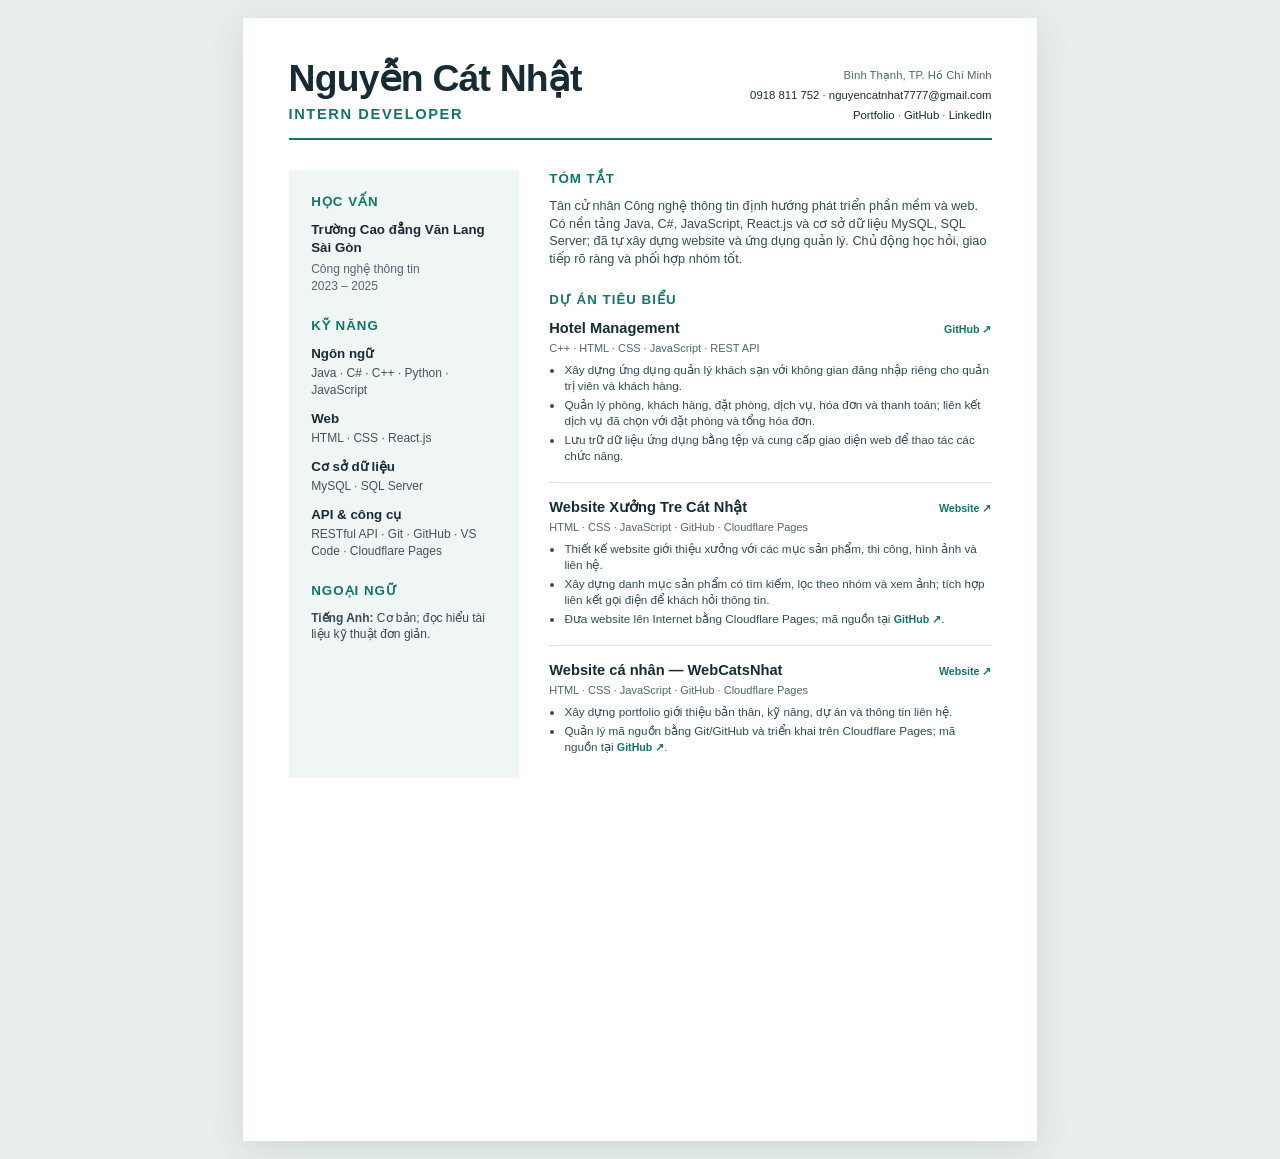
<file: cv.html>
<!doctype html>
<html lang="vi">
<head>
  <meta charset="utf-8">
  <meta name="viewport" content="width=device-width, initial-scale=1">
  <meta name="description" content="CV Nguyễn Cát Nhật — Intern Developer">
  <title>Nguyễn Cát Nhật — CV Intern Developer</title>
  <style>
    :root {
      color-scheme: light;
      --ink: #172b35;
      --muted: #526570;
      --accent: #127568;
      --line: #dbe5e4;
      --paper: #fff;
      --side: #f0f6f4;
    }
    * { box-sizing: border-box; }
    body {
      margin: 0;
      background: #e8eeed;
      color: var(--ink);
      font: 10pt/1.38 "Aptos", "Segoe UI", Arial, sans-serif;
      -webkit-print-color-adjust: exact;
      print-color-adjust: exact;
    }
    a { color: inherit; text-decoration: none; }
    .page {
      width: 210mm;
      min-height: 297mm;
      margin: 18px auto;
      padding: 11mm 12mm 10mm;
      background: var(--paper);
      box-shadow: 0 8px 32px #172b351c;
    }
    header {
      display: flex;
      align-items: flex-end;
      justify-content: space-between;
      gap: 20px;
      padding-bottom: 14px;
      border-bottom: 2px solid var(--accent);
    }
    .name {
      margin: 0;
      font-size: 28pt;
      line-height: 1;
      letter-spacing: -.8px;
    }
    .role {
      margin: 7px 0 0;
      color: var(--accent);
      font-size: 11pt;
      font-weight: 700;
      letter-spacing: 1.6px;
      text-transform: uppercase;
    }
    .contact {
      max-width: 90mm;
      color: var(--muted);
      font-size: 8.5pt;
      line-height: 1.55;
      text-align: right;
    }
    .contact div + div { margin-top: 2px; }
    .contact a { color: var(--ink); }
    .layout {
      display: grid;
      grid-template-columns: 61mm 1fr;
      gap: 8mm;
      padding-top: 8mm;
    }
    aside {
      padding: 6mm;
      background: var(--side);
    }
    main { min-width: 0; }
    section { margin: 0 0 6mm; }
    h2 {
      margin: 0 0 2.5mm;
      color: var(--accent);
      font-size: 10pt;
      font-weight: 800;
      letter-spacing: 1px;
      text-transform: uppercase;
    }
    p { margin: 0; }
    .summary { color: #344a54; font-size: 9.5pt; }
    .school { font-weight: 700; }
    .detail { margin-top: 1mm; color: var(--muted); font-size: 9pt; }
    .skill-group + .skill-group { margin-top: 3mm; }
    .skill-label { font-weight: 700; }
    .skill-items { margin-top: .5mm; color: #40545d; font-size: 9pt; }
    .project {
      padding: 0 0 4mm;
      margin: 0 0 4mm;
      border-bottom: 1px solid var(--line);
      break-inside: avoid;
    }
    .project:last-child { padding-bottom: 0; margin-bottom: 0; border: 0; }
    .project-title {
      display: flex;
      flex-wrap: wrap;
      align-items: baseline;
      justify-content: space-between;
      gap: 1mm 4mm;
    }
    h3 { margin: 0; font-size: 11pt; line-height: 1.25; }
    .project-link { color: var(--accent); font-size: 8pt; font-weight: 600; }
    .tech { margin: 1mm 0 1.5mm; color: var(--muted); font-size: 8.25pt; }
    ul { margin: 0; padding-left: 4mm; }
    li { margin: 0 0 .7mm; color: #344a54; font-size: 8.8pt; }
    .english { color: #344a54; font-size: 9pt; }
    @media screen {
      .page { min-height: 297mm; }
    }
    @page { size: A4; margin: 0; }
    @media print {
      body { background: #fff; }
      .page {
        width: 210mm;
        height: 297mm;
        min-height: 0;
        margin: 0;
        padding: 11mm 12mm 10mm;
        box-shadow: none;
        overflow: hidden;
      }
    }
  </style>
</head>
<body>
  <article class="page">
    <header>
      <div>
        <h1 class="name">Nguyễn Cát Nhật</h1>
        <p class="role">Intern Developer</p>
      </div>
      <div class="contact">
        <div>Bình Thạnh, TP. Hồ Chí Minh</div>
        <div><a href="tel:+84918811752">0918 811 752</a> · <a href="mailto:nguyencatnhat7777@gmail.com">nguyencatnhat7777@gmail.com</a></div>
        <div><a href="https://catnhat.pages.dev">Portfolio</a> · <a href="https://github.com/nguyencatnhat">GitHub</a> · <a href="https://linkedin.com/in/catsnhat">LinkedIn</a></div>
      </div>
    </header>

    <div class="layout">
      <aside>
        <section>
          <h2>Học vấn</h2>
          <p class="school">Trường Cao đẳng Văn Lang Sài Gòn</p>
          <p class="detail">Công nghệ thông tin<br>2023 – 2025</p>
        </section>

        <section>
          <h2>Kỹ năng</h2>
          <div class="skill-group">
            <p class="skill-label">Ngôn ngữ</p>
            <p class="skill-items">Java · C# · C++ · Python · JavaScript</p>
          </div>
          <div class="skill-group">
            <p class="skill-label">Web</p>
            <p class="skill-items">HTML · CSS · React.js</p>
          </div>
          <div class="skill-group">
            <p class="skill-label">Cơ sở dữ liệu</p>
            <p class="skill-items">MySQL · SQL Server</p>
          </div>
          <div class="skill-group">
            <p class="skill-label">API & công cụ</p>
            <p class="skill-items">RESTful API · Git · GitHub · VS Code · Cloudflare Pages</p>
          </div>
        </section>

        <section>
          <h2>Ngoại ngữ</h2>
          <p class="english"><strong>Tiếng Anh:</strong> Cơ bản; đọc hiểu tài liệu kỹ thuật đơn giản.</p>
        </section>
      </aside>

      <main>
        <section>
          <h2>Tóm tắt</h2>
          <p class="summary">Tân cử nhân Công nghệ thông tin định hướng phát triển phần mềm và web. Có nền tảng Java, C#, JavaScript, React.js và cơ sở dữ liệu MySQL, SQL Server; đã tự xây dựng website và ứng dụng quản lý. Chủ động học hỏi, giao tiếp rõ ràng và phối hợp nhóm tốt.</p>
        </section>

        <section>
          <h2>Dự án tiêu biểu</h2>
          <article class="project">
            <div class="project-title">
              <h3>Hotel Management</h3>
              <a class="project-link" href="https://github.com/nguyencatnhat/Hotel">GitHub ↗</a>
            </div>
            <p class="tech">C++ · HTML · CSS · JavaScript · REST API</p>
            <ul>
              <li>Xây dựng ứng dụng quản lý khách sạn với không gian đăng nhập riêng cho quản trị viên và khách hàng.</li>
              <li>Quản lý phòng, khách hàng, đặt phòng, dịch vụ, hóa đơn và thanh toán; liên kết dịch vụ đã chọn với đặt phòng và tổng hóa đơn.</li>
              <li>Lưu trữ dữ liệu ứng dụng bằng tệp và cung cấp giao diện web để thao tác các chức năng.</li>
            </ul>
          </article>

          <article class="project">
            <div class="project-title">
              <h3>Website Xưởng Tre Cát Nhật</h3>
              <a class="project-link" href="https://xuongtrecatnhat.pages.dev">Website ↗</a>
            </div>
            <p class="tech">HTML · CSS · JavaScript · GitHub · Cloudflare Pages</p>
            <ul>
              <li>Thiết kế website giới thiệu xưởng với các mục sản phẩm, thi công, hình ảnh và liên hệ.</li>
              <li>Xây dựng danh mục sản phẩm có tìm kiếm, lọc theo nhóm và xem ảnh; tích hợp liên kết gọi điện để khách hỏi thông tin.</li>
              <li>Đưa website lên Internet bằng Cloudflare Pages; mã nguồn tại <a class="project-link" href="https://github.com/nguyencatnhat/XuongTreCatNhat">GitHub ↗</a>.</li>
            </ul>
          </article>

          <article class="project">
            <div class="project-title">
              <h3>Website cá nhân — WebCatsNhat</h3>
              <a class="project-link" href="https://catnhat.pages.dev">Website ↗</a>
            </div>
            <p class="tech">HTML · CSS · JavaScript · GitHub · Cloudflare Pages</p>
            <ul>
              <li>Xây dựng portfolio giới thiệu bản thân, kỹ năng, dự án và thông tin liên hệ.</li>
              <li>Quản lý mã nguồn bằng Git/GitHub và triển khai trên Cloudflare Pages; mã nguồn tại <a class="project-link" href="https://github.com/nguyencatnhat/WebCatsNhat">GitHub ↗</a>.</li>
            </ul>
          </article>
        </section>
      </main>
    </div>
  </article>
</body>
</html>
</file>
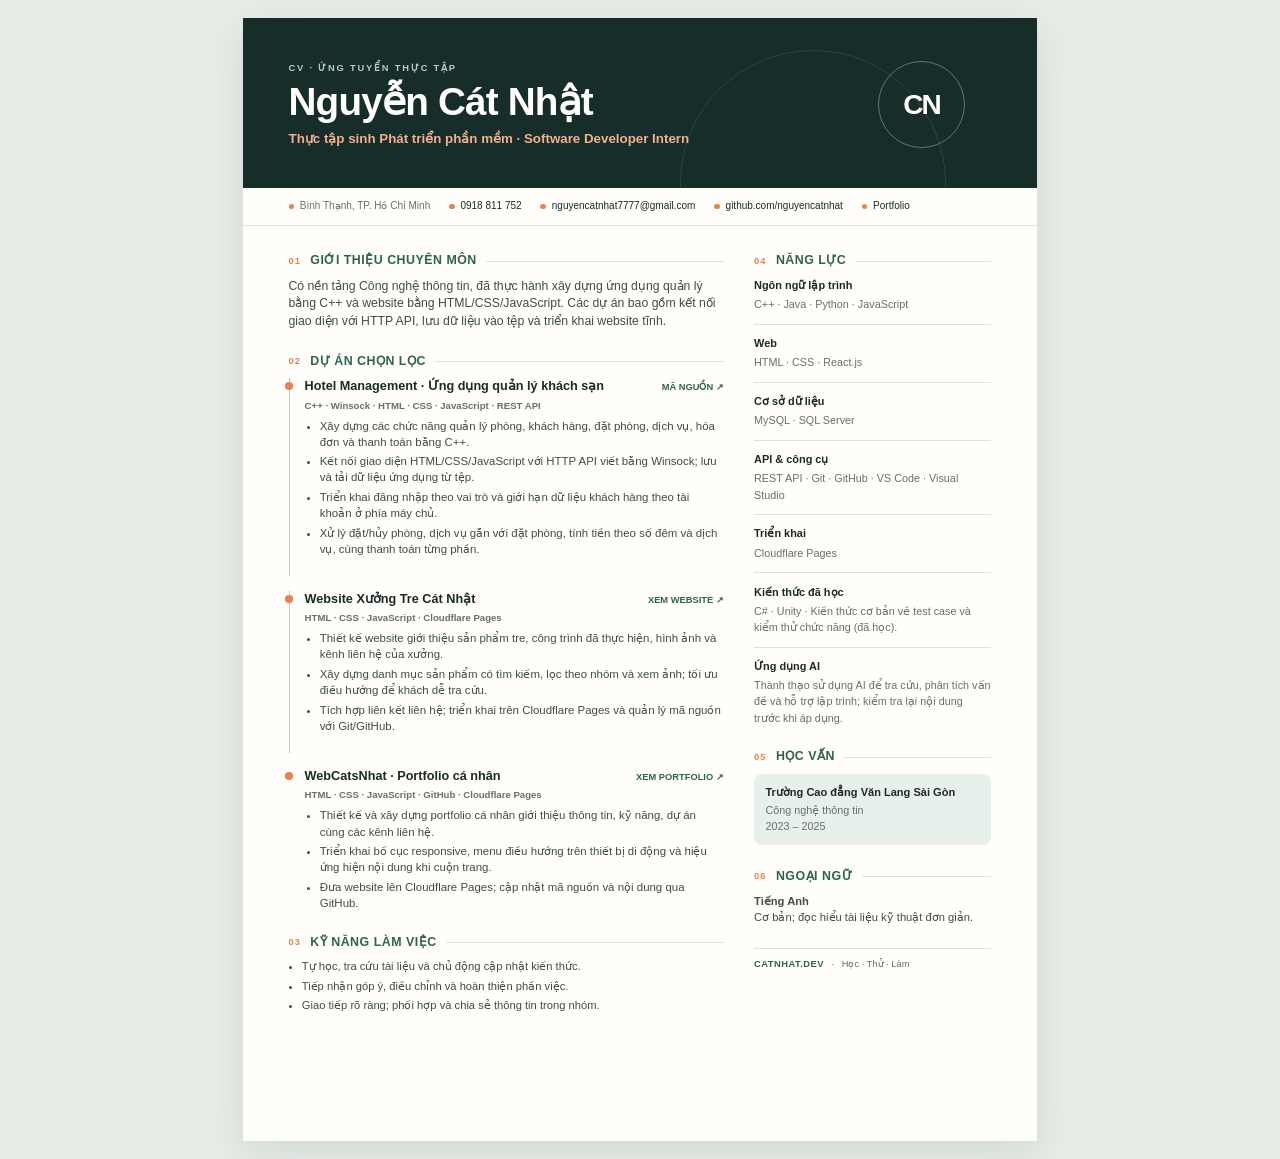
<file: Nguyen-Cat-Nhat-CV.html>
<!doctype html>
<html lang="vi">
<head>
  <meta charset="utf-8">
  <meta name="viewport" content="width=device-width, initial-scale=1">
  <meta name="description" content="CV Nguyễn Cát Nhật — Thực tập sinh Phát triển phần mềm">
  <meta name="theme-color" content="#172d29">
  <title>Nguyễn Cát Nhật — CV Phát triển phần mềm</title>
  <style>
    :root {
      color-scheme: light;
      --ink: #1a2a27;
      --muted: #64716c;
      --forest: #172d29;
      --green: #2e6354;
      --mint: #e8f0eb;
      --orange: #e78353;
      --line: #dce3dd;
      --paper: #fffefa;
    }
    * { box-sizing: border-box; }
    html { background: #e9ede8; }
    body {
      margin: 0;
      color: var(--ink);
      background: #e9ede8;
      font: 9.2pt/1.43 "Aptos", "Segoe UI", Arial, sans-serif;
      -webkit-font-smoothing: antialiased;
      -webkit-print-color-adjust: exact;
      print-color-adjust: exact;
    }
    a { color: inherit; text-decoration: none; }
    .page {
      width: 210mm;
      min-height: 297mm;
      margin: 18px auto;
      padding: 0 0 10mm;
      overflow: hidden;
      background: var(--paper);
      box-shadow: 0 12px 40px #172d291c;
    }
    .hero {
      position: relative;
      display: grid;
      grid-template-columns: 1fr 30mm;
      align-items: center;
      min-height: 45mm;
      padding: 9mm 12mm 8mm;
      overflow: hidden;
      color: #fffefa;
      background: var(--forest);
    }
    .hero::after {
      position: absolute;
      right: 24mm;
      bottom: -34mm;
      width: 70mm;
      height: 70mm;
      border: 1px solid #ffffff1a;
      border-radius: 50%;
      content: "";
    }
    .hero-copy, .monogram { position: relative; z-index: 1; }
    .eyebrow {
      margin: 0 0 2mm;
      color: #b6cec2;
      font-size: 7pt;
      font-weight: 700;
      letter-spacing: 1.8px;
      text-transform: uppercase;
    }
    .name {
      margin: 0;
      font-family: "Space Grotesk", "Segoe UI", sans-serif;
      font-size: 29pt;
      font-weight: 700;
      letter-spacing: -.8px;
      line-height: 1;
    }
    .role {
      margin: 2mm 0 0;
      color: #f0b18c;
      font-size: 10pt;
      font-weight: 600;
    }
    .monogram {
      display: grid;
      width: 23mm;
      height: 23mm;
      align-items: center;
      justify-items: center;
      border: 1px solid #ffffff54;
      border-radius: 50%;
      color: #fffefa;
      font-family: "Space Grotesk", "Segoe UI", sans-serif;
      font-size: 21pt;
      font-weight: 600;
      letter-spacing: -2px;
    }
    .contact-bar {
      display: flex;
      flex-wrap: wrap;
      gap: 2mm 5mm;
      padding: 3mm 12mm;
      border-bottom: 1px solid var(--line);
      color: var(--muted);
      font-size: 7.5pt;
    }
    .contact-bar a { color: var(--ink); }
    .contact-item { display: inline-flex; align-items: center; gap: 1.5mm; }
    .contact-item::before {
      width: 1.5mm;
      height: 1.5mm;
      border-radius: 50%;
      background: var(--orange);
      content: "";
    }
    .layout {
      display: grid;
      grid-template-columns: minmax(0, 1.65fr) minmax(0, .9fr);
      gap: 8mm;
      padding: 7mm 12mm 0;
    }
    main, aside { min-width: 0; }
    section { margin: 0 0 6mm; }
    .section-heading {
      display: flex;
      align-items: center;
      gap: 2.5mm;
      margin: 0 0 2mm;
      color: var(--green);
      font-family: "Space Grotesk", "Segoe UI", sans-serif;
      font-size: 9.3pt;
      font-weight: 700;
      letter-spacing: .5px;
      text-transform: uppercase;
    }
    .section-heading span {
      color: var(--orange);
      font-size: 7pt;
      letter-spacing: 1px;
    }
    .section-heading::after {
      height: 1px;
      flex: 1;
      background: var(--line);
      content: "";
    }
    p { margin: 0; }
    .summary { color: #3e4d48; text-align: left; }
    .project {
      position: relative;
      padding: 0 0 4mm 4mm;
      margin: 0 0 4mm;
      border-left: 1px solid #bbcec2;
      break-inside: avoid;
    }
    .project::before {
      position: absolute;
      top: 1mm;
      left: -1.15mm;
      width: 2mm;
      height: 2mm;
      border-radius: 50%;
      background: var(--orange);
      content: "";
    }
    .project:last-child { padding-bottom: 0; margin-bottom: 0; border-left-color: transparent; }
    .project-title {
      display: flex;
      flex-wrap: wrap;
      align-items: baseline;
      justify-content: space-between;
      gap: 1mm 3mm;
    }
    h3 { margin: 0; font-size: 9.5pt; line-height: 1.3; }
    .project-link {
      color: var(--green);
      font-size: 7pt;
      font-weight: 700;
      white-space: nowrap;
    }
    .tech {
      margin: 1mm 0 1.4mm;
      color: var(--muted);
      font-size: 7.2pt;
      font-weight: 600;
    }
    ul { padding-left: 4mm; margin: 0; }
    li { margin: 0 0 1mm; color: #3e4d48; font-size: 8.6pt; line-height: 1.4; }
    .skill-group {
      padding: 0 0 3mm;
      margin: 0 0 3mm;
      border-bottom: 1px solid var(--line);
      break-inside: avoid;
    }
    .skill-group:last-child { padding: 0; margin: 0; border: 0; }
    .skill-label {
      display: block;
      margin-bottom: .7mm;
      color: var(--ink);
      font-size: 8.2pt;
      font-weight: 700;
    }
    .skill-items { color: var(--muted); font-size: 8.1pt; line-height: 1.5; }
    .education {
      padding: 3mm;
      border-radius: 2mm;
      background: var(--mint);
      break-inside: avoid;
    }
    .education h3 { font-size: 8.3pt; }
    .education p { margin-top: 1mm; color: var(--muted); font-size: 8.1pt; }
    .soft-list { padding-left: 3.5mm; }
    .soft-list li { font-size: 8.4pt; }
    .language { color: #3e4d48; font-size: 8.4pt; }
    .footer-note {
      display: flex;
      align-items: center;
      gap: 2mm;
      padding-top: 2.5mm;
      margin-top: 1mm;
      border-top: 1px solid var(--line);
      color: var(--muted);
      font-size: 7pt;
    }
    .footer-note strong { color: var(--green); letter-spacing: .5px; }
    @page { size: A4; margin: 0; }
    @media print {
      html, body { width: 210mm; background: #fff; }
      .page { width: 210mm; min-height: 297mm; margin: 0; box-shadow: none; }
    }
    @media screen and (max-width: 760px) {
      .page { width: min(100%, 620px); min-height: 100vh; margin: 0 auto; }
      .hero { min-height: 38mm; padding: 8mm 7mm; grid-template-columns: 1fr 20mm; }
      .name { font-size: clamp(22pt, 8vw, 29pt); }
      .monogram { width: 17mm; height: 17mm; font-size: 16pt; }
      .contact-bar { padding: 3mm 7mm; gap: 2mm 4mm; }
      .layout { grid-template-columns: 1fr; gap: 0; padding: 6mm 7mm 0; }
      aside { display: grid; grid-template-columns: repeat(2, minmax(0, 1fr)); gap: 4mm; }
      aside section { margin-bottom: 2mm; }
    }
    @media screen and (max-width: 420px) {
      body { font-size: 9pt; }
      .contact-bar { display: grid; grid-template-columns: 1fr; }
      aside { grid-template-columns: 1fr; }
      .project-title { align-items: flex-start; }
    }
  </style>
</head>
<body>
  <article class="page">
    <header class="hero">
      <div class="hero-copy">
        <p class="eyebrow">CV · ỨNG TUYỂN THỰC TẬP</p>
        <h1 class="name">Nguyễn Cát Nhật</h1>
        <p class="role">Thực tập sinh Phát triển phần mềm · Software Developer Intern</p>
      </div>
      <div class="monogram" aria-label="Chữ viết tắt Cát Nhật">CN</div>
    </header>

    <div class="contact-bar" aria-label="Thông tin liên hệ">
      <span class="contact-item">Bình Thạnh, TP. Hồ Chí Minh</span>
      <a class="contact-item" href="tel:+84918811752">0918 811 752</a>
      <a class="contact-item" href="mailto:nguyencatnhat7777@gmail.com">nguyencatnhat7777@gmail.com</a>
      <a class="contact-item" href="https://github.com/nguyencatnhat">github.com/nguyencatnhat</a>
      <a class="contact-item" href="https://catnhat.pages.dev">Portfolio</a>
    </div>

    <div class="layout">
      <main>
        <section>
          <h2 class="section-heading"><span>01</span> Giới thiệu chuyên môn</h2>
          <p class="summary">Có nền tảng Công nghệ thông tin, đã thực hành xây dựng ứng dụng quản lý bằng C++ và website bằng HTML/CSS/JavaScript. Các dự án bao gồm kết nối giao diện với HTTP API, lưu dữ liệu vào tệp và triển khai website tĩnh.</p>
        </section>

        <section>
          <h2 class="section-heading"><span>02</span> Dự án chọn lọc</h2>
          <article class="project">
            <div class="project-title">
              <h3>Hotel Management · Ứng dụng quản lý khách sạn</h3>
              <a class="project-link" href="https://github.com/nguyencatnhat/Hotel">MÃ NGUỒN ↗</a>
            </div>
            <p class="tech">C++ · Winsock · HTML · CSS · JavaScript · REST API</p>
            <ul>
              <li>Xây dựng các chức năng quản lý phòng, khách hàng, đặt phòng, dịch vụ, hóa đơn và thanh toán bằng C++.</li>
              <li>Kết nối giao diện HTML/CSS/JavaScript với HTTP API viết bằng Winsock; lưu và tải dữ liệu ứng dụng từ tệp.</li>
              <li>Triển khai đăng nhập theo vai trò và giới hạn dữ liệu khách hàng theo tài khoản ở phía máy chủ.</li>
              <li>Xử lý đặt/hủy phòng, dịch vụ gắn với đặt phòng, tính tiền theo số đêm và dịch vụ, cùng thanh toán từng phần.</li>
            </ul>
          </article>

          <article class="project">
            <div class="project-title">
              <h3>Website Xưởng Tre Cát Nhật</h3>
              <a class="project-link" href="https://xuongtrecatnhat.pages.dev">XEM WEBSITE ↗</a>
            </div>
            <p class="tech">HTML · CSS · JavaScript · Cloudflare Pages</p>
            <ul>
              <li>Thiết kế website giới thiệu sản phẩm tre, công trình đã thực hiện, hình ảnh và kênh liên hệ của xưởng.</li>
              <li>Xây dựng danh mục sản phẩm có tìm kiếm, lọc theo nhóm và xem ảnh; tối ưu điều hướng để khách dễ tra cứu.</li>
              <li>Tích hợp liên kết liên hệ; triển khai trên Cloudflare Pages và quản lý mã nguồn với Git/GitHub.</li>
            </ul>
          </article>

          <article class="project">
            <div class="project-title">
              <h3>WebCatsNhat · Portfolio cá nhân</h3>
              <a class="project-link" href="https://catnhat.pages.dev">XEM PORTFOLIO ↗</a>
            </div>
            <p class="tech">HTML · CSS · JavaScript · GitHub · Cloudflare Pages</p>
            <ul>
              <li>Thiết kế và xây dựng portfolio cá nhân giới thiệu thông tin, kỹ năng, dự án cùng các kênh liên hệ.</li>
              <li>Triển khai bố cục responsive, menu điều hướng trên thiết bị di động và hiệu ứng hiện nội dung khi cuộn trang.</li>
              <li>Đưa website lên Cloudflare Pages; cập nhật mã nguồn và nội dung qua GitHub.</li>
            </ul>
          </article>
        </section>

        <section>
          <h2 class="section-heading"><span>03</span> Kỹ năng làm việc</h2>
          <ul class="soft-list">
            <li>Tự học, tra cứu tài liệu và chủ động cập nhật kiến thức.</li>
            <li>Tiếp nhận góp ý, điều chỉnh và hoàn thiện phần việc.</li>
            <li>Giao tiếp rõ ràng; phối hợp và chia sẻ thông tin trong nhóm.</li>
          </ul>
        </section>
      </main>

      <aside>
        <section>
          <h2 class="section-heading"><span>04</span> Năng lực</h2>
          <div class="skill-group">
            <span class="skill-label">Ngôn ngữ lập trình</span>
            <p class="skill-items">C++ · Java · Python · JavaScript</p>
          </div>
          <div class="skill-group">
            <span class="skill-label">Web</span>
            <p class="skill-items">HTML · CSS · React.js</p>
          </div>
          <div class="skill-group">
            <span class="skill-label">Cơ sở dữ liệu</span>
            <p class="skill-items">MySQL · SQL Server</p>
          </div>
          <div class="skill-group">
            <span class="skill-label">API & công cụ</span>
            <p class="skill-items">REST API · Git · GitHub · VS Code · Visual Studio</p>
          </div>
          <div class="skill-group">
            <span class="skill-label">Triển khai</span>
            <p class="skill-items">Cloudflare Pages</p>
          </div>
          <div class="skill-group">
            <span class="skill-label">Kiến thức đã học</span>
            <p class="skill-items">C# · Unity · Kiến thức cơ bản về test case và kiểm thử chức năng (đã học).</p>
          </div>
          <div class="skill-group">
            <span class="skill-label">Ứng dụng AI</span>
            <p class="skill-items">Thành thạo sử dụng AI để tra cứu, phân tích vấn đề và hỗ trợ lập trình; kiểm tra lại nội dung trước khi áp dụng.</p>
          </div>
        </section>

        <section>
          <h2 class="section-heading"><span>05</span> Học vấn</h2>
          <div class="education">
            <h3>Trường Cao đẳng Văn Lang Sài Gòn</h3>
            <p>Công nghệ thông tin<br>2023 – 2025</p>
          </div>
        </section>

        <section>
          <h2 class="section-heading"><span>06</span> Ngoại ngữ</h2>
          <p class="language"><strong>Tiếng Anh</strong><br>Cơ bản; đọc hiểu tài liệu kỹ thuật đơn giản.</p>
        </section>

        <p class="footer-note"><strong>CATNHAT.DEV</strong> <span>·</span> Học · Thử · Làm</p>
      </aside>
    </div>
  </article>
</body>
</html>
</file>
